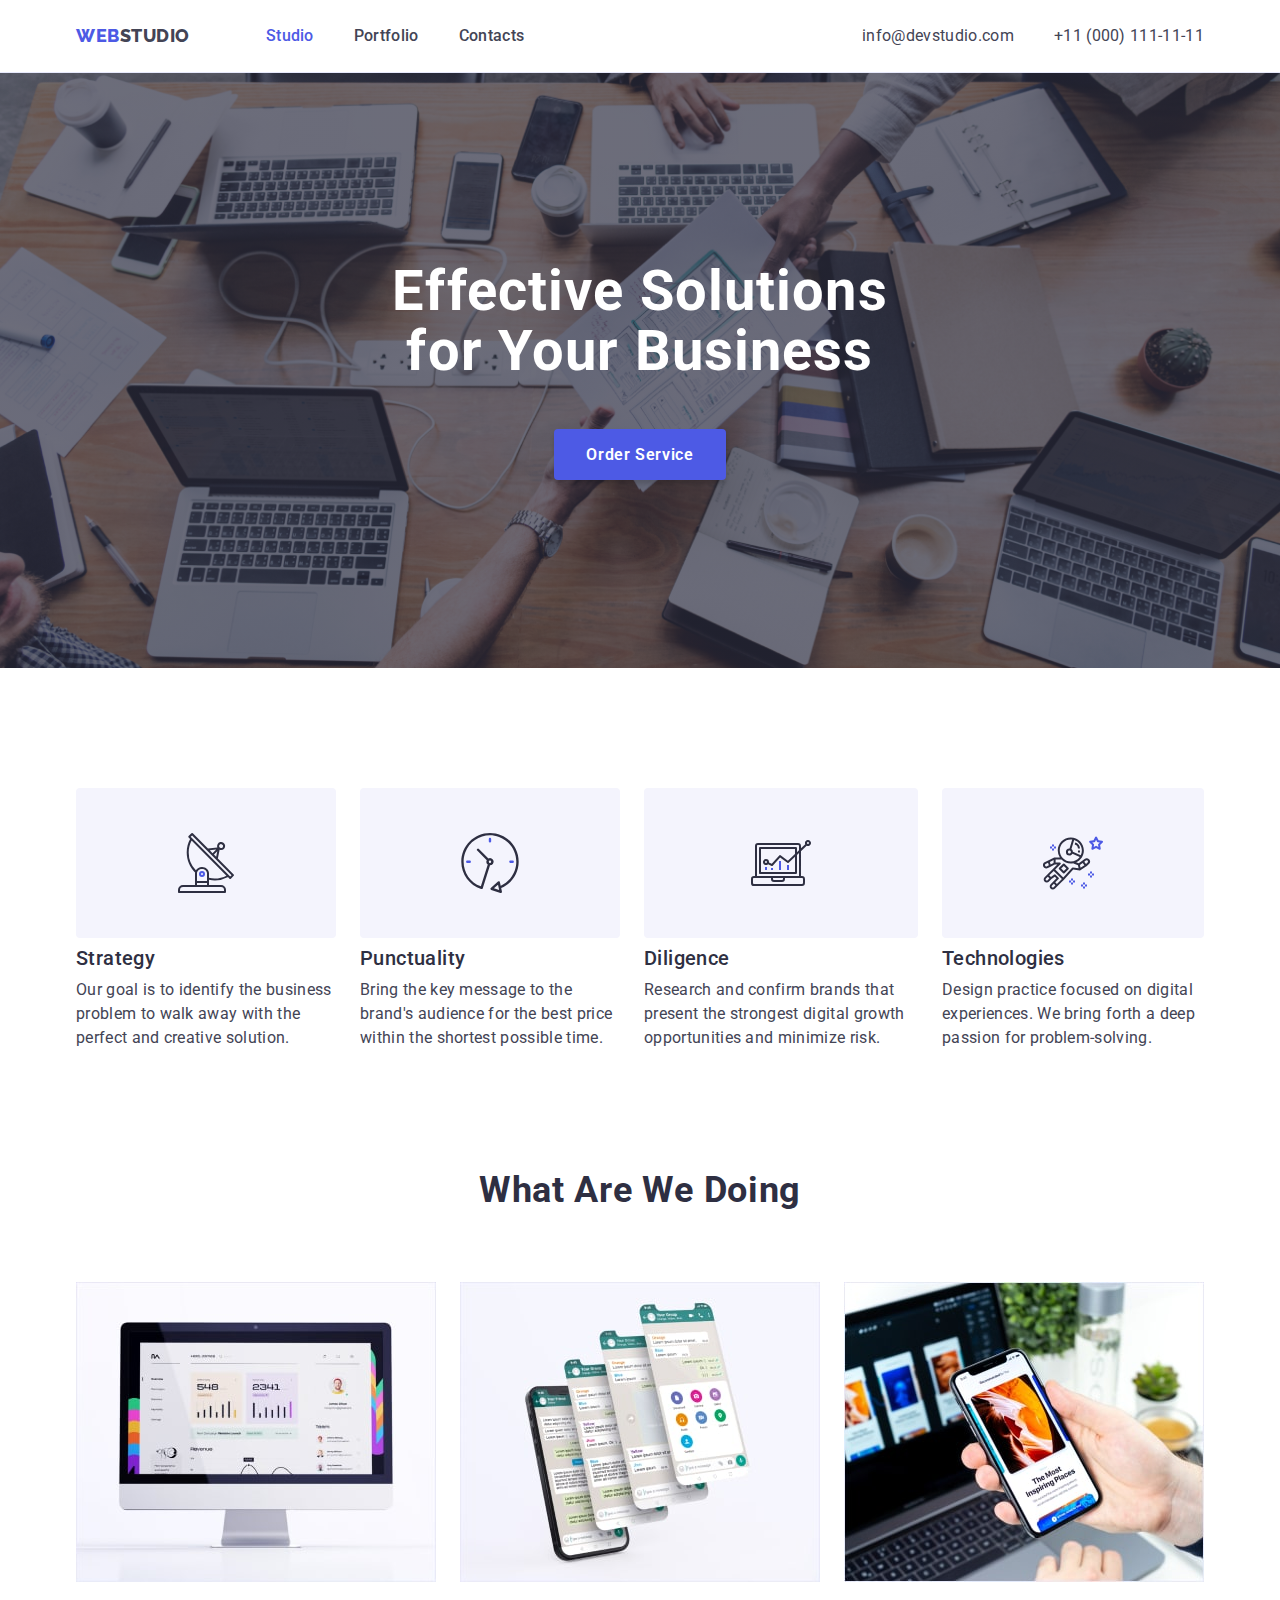
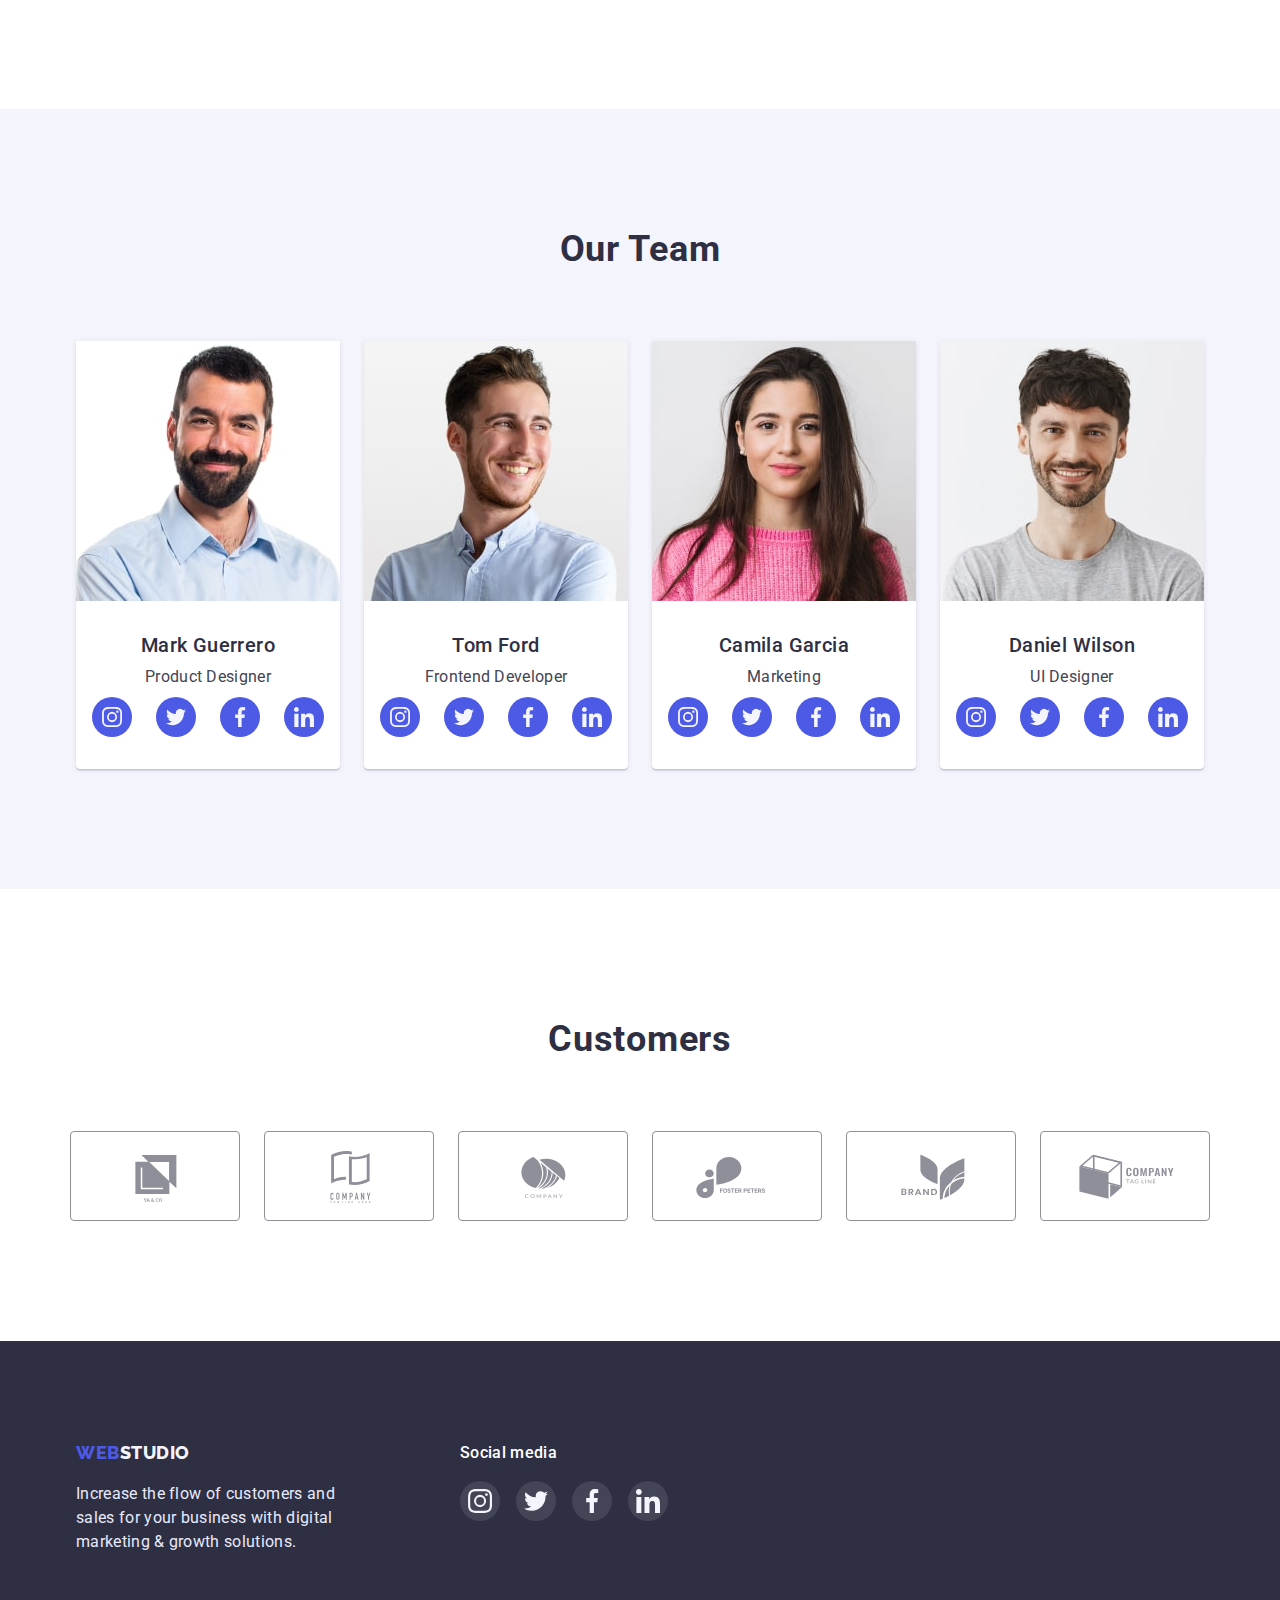
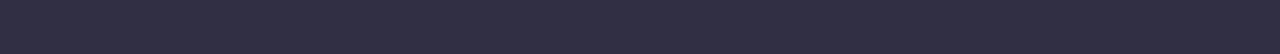
<file: index.html>
<!DOCTYPE html>
<html lang="en">
  <head>
    <meta charset="UTF-8" />
    <meta http-equiv="X-UA-Compatible" content="IE=edge" />
    <meta name="viewport" content="width=device-width, initial-scale=1.0" />
    <title>WEB Studio</title>
    <link
      rel="stylesheet"
      href="https://cdnjs.cloudflare.com/ajax/libs/modern-normalize/1.0.0/modern-normalize.min.css"
    />
    <link rel="preconnect" href="https://fonts.googleapis.com" />
    <link rel="preconnect" href="https://fonts.gstatic.com" crossorigin />
    <link
      href="https://fonts.googleapis.com/css2?family=Raleway:wght@800&family=Roboto:wght@400;500;700;900&display=swap"
      rel="stylesheet"
    />
    <link rel="stylesheet" href="./css/styles.css" />
  </head>

  <body>
    <header>
      <div class="container flex">
        <a class="logo link" href="./index.html"
          ><span class="logo_span">WEB</span>STUDIO</a
        >
        <ul class="hat_header_pages list">
          <li>
            <a class="link_function link selected" href="./index.html"
              >Studio</a
            >
          </li>
          <li>
            <a class="link_function link" href="./portfolio.html">Portfolio</a>
          </li>
          <li><a class="link_function link" href="">Contacts</a></li>
        </ul>
        <ul class="hat_header_contacts list">
          <li>
            <a class="link_function link" href="mailto:info@devstudio.com"
              >info@devstudio.com</a
            >
          </li>
          <li>
            <a class="link_function link" href="tel:+110001111111"
              >+11 (000) 111-11-11</a
            >
          </li>
        </ul>
      </div>
    </header>

    <main>
      <section class="order_section section">
        <div class="container text_order">
          <h1 class="text_order">Effective Solutions for Your Business</h1>
          <button
            class="order_button button_function"
            type="button"
            data-modal-open
          >
            Order Service
          </button>
        </div>
      </section>

      <section class="section none_button">
        <div class="container">
          <h2 hidden>Our categoris</h2>
          <ul class="list list_categoris">
            <li>
              <div class="categoris_image">
                <svg class="categoris_icon" width="60" heigth="64">
                  <use
                    href="./images/svg/symbol-defs_opti.svg#icon-antenna"
                  ></use>
                </svg>
              </div>
              <h3 class="header_categotis">Strategy</h3>
              <p class="body_categotis">
                Our goal is to identify the business problem to walk away with
                the perfect and creative solution.
              </p>
            </li>
            <li>
              <div class="categoris_image">
                <svg class="categoris_icon" width="60" heigth="64">
                  <use
                    href="./images/svg/symbol-defs_opti.svg#icon-clock"
                  ></use>
                </svg>
              </div>
              <h3 class="header_categotis">Punctuality</h3>
              <p class="body_categotis">
                Bring the key message to the brand's audience for the best price
                within the shortest possible time.
              </p>
            </li>
            <li>
              <div class="categoris_image">
                <svg class="categoris_icon" width="60" heigth="64">
                  <use
                    href="./images/svg/symbol-defs_opti.svg#icon-diagram"
                  ></use>
                </svg>
              </div>
              <h3 class="header_categotis">Diligence</h3>
              <p class="body_categotis">
                Research and confirm brands that present the strongest digital
                growth opportunities and minimize risk.
              </p>
            </li>
            <li>
              <div class="categoris_image">
                <svg class="categoris_icon" width="60" heigth="64">
                  <use
                    href="./images/svg/symbol-defs_opti.svg#icon-astronaut"
                  ></use>
                </svg>
              </div>
              <h3 class="header_categotis">Technologies</h3>
              <p class="body_categotis">
                Design practice focused on digital experiences. We bring forth a
                deep passion for problem-solving.
              </p>
            </li>
          </ul>
        </div>
      </section>

      <section class="section">
        <div class="container">
          <h2 class="header_of_section">What are we doing</h2>
          <ul class="our_work list">
            <li>
              <img
                src="./images/device/device1.jpg"
                alt="device1"
                width="360"
                height="300"
              />
            </li>
            <li>
              <img
                src="./images/device/device2.jpg"
                alt="device2"
                width="360"
                height="300"
              />
            </li>
            <li>
              <img
                src="./images/device/device3.jpg"
                alt="device3"
                width="360"
                height="300"
              />
            </li>
          </ul>
        </div>
      </section>

      <section class="our_team section">
        <div class="container">
          <h2 class="header_of_section">Our Team</h2>
          <ul class="employees">
            <li class="box_team">
              <img
                src="./images/team/team1.jpg"
                alt="Mark Guerrero"
                width="264"
                height="260"
              />
              <div class="position_on_team">
                <h3 class="name">Mark Guerrero</h3>
                <p class="profession">Product Designer</p>
              </div>
              <ul class="employees_soc_list list">
                <li class="emloyees_soc_item">
                  <a href="" class="employees_soc_link">
                    <svg class="employees_soc_icon" width="20" height="20">
                      <use
                        href="./images/svg/symbol-defs_opti.svg#icon-instagram"
                      ></use>
                    </svg>
                  </a>
                </li>
                <li class="emloyees_soc_item">
                  <a href="" class="employees_soc_link">
                    <svg class="employees_soc_icon" width="20" height="20">
                      <use
                        href="./images/svg/symbol-defs_opti.svg#icon-twitter"
                      ></use>
                    </svg>
                  </a>
                </li>
                <li class="emloyees_soc_item">
                  <a href="" class="employees_soc_link">
                    <svg class="employees_soc_icon" width="20" height="20">
                      <use
                        href="./images/svg/symbol-defs_opti.svg#icon-facebook"
                      ></use>
                    </svg>
                  </a>
                </li>
                <li class="emloyees_soc_item">
                  <a href="" class="employees_soc_link">
                    <svg class="employees_soc_icon" width="20" height="20">
                      <use
                        href="./images/svg/symbol-defs_opti.svg#icon-linkedin"
                      ></use>
                    </svg>
                  </a>
                </li>
              </ul>
            </li>

            <li class="box_team">
              <img
                src="./images/team/team2.jpg"
                alt="Tom Ford"
                width="264"
                height="260"
              />
              <div class="position_on_team">
                <h3 class="name">Tom Ford</h3>
                <p class="profession">Frontend Developer</p>
              </div>
              <ul class="employees_soc_list list">
                <li class="emloyees_soc_item">
                  <a href="" class="employees_soc_link">
                    <svg class="employees_soc_icon" width="20" height="20">
                      <use
                        href="./images/svg/symbol-defs_opti.svg#icon-instagram"
                      ></use>
                    </svg>
                  </a>
                </li>
                <li class="emloyees_soc_item">
                  <a href="" class="employees_soc_link">
                    <svg class="employees_soc_icon" width="20" height="20">
                      <use
                        href="./images/svg/symbol-defs_opti.svg#icon-twitter"
                      ></use>
                    </svg>
                  </a>
                </li>
                <li class="emloyees_soc_item">
                  <a href="" class="employees_soc_link">
                    <svg class="employees_soc_icon" width="20" height="20">
                      <use
                        href="./images/svg/symbol-defs_opti.svg#icon-facebook"
                      ></use>
                    </svg>
                  </a>
                </li>
                <li class="emloyees_soc_item">
                  <a href="" class="employees_soc_link">
                    <svg class="employees_soc_icon" width="20" height="20">
                      <use
                        href="./images/svg/symbol-defs_opti.svg#icon-linkedin"
                      ></use>
                    </svg>
                  </a>
                </li>
              </ul>
            </li>

            <li class="box_team">
              <img
                src="./images/team/team3.jpg"
                alt="Camila Garcia"
                width="264"
                height="260"
              />
              <div class="position_on_team">
                <h3 class="name">Camila Garcia</h3>
                <p class="profession">Marketing</p>
              </div>
              <ul class="employees_soc_list list">
                <li class="emloyees_soc_item">
                  <a href="" class="employees_soc_link">
                    <svg class="employees_soc_icon" width="20" height="20">
                      <use
                        href="./images/svg/symbol-defs_opti.svg#icon-instagram"
                      ></use>
                    </svg>
                  </a>
                </li>
                <li class="emloyees_soc_item">
                  <a href="" class="employees_soc_link">
                    <svg class="employees_soc_icon" width="20" height="20">
                      <use
                        href="./images/svg/symbol-defs_opti.svg#icon-twitter"
                      ></use>
                    </svg>
                  </a>
                </li>
                <li class="emloyees_soc_item">
                  <a href="" class="employees_soc_link">
                    <svg class="employees_soc_icon" width="20" height="20">
                      <use
                        href="./images/svg/symbol-defs_opti.svg#icon-facebook"
                      ></use>
                    </svg>
                  </a>
                </li>
                <li class="emloyees_soc_item">
                  <a href="" class="employees_soc_link">
                    <svg class="employees_soc_icon" width="20" height="20">
                      <use
                        href="./images/svg/symbol-defs_opti.svg#icon-linkedin"
                      ></use>
                    </svg>
                  </a>
                </li>
              </ul>
            </li>

            <li class="box_team">
              <img
                src="./images/team/team4.jpg"
                alt="Daniel Wilson"
                width="264"
                height="260"
              />
              <div class="position_on_team">
                <h3 class="name">Daniel Wilson</h3>
                <p class="profession">UI Designer</p>
              </div>
              <ul class="employees_soc_list list">
                <li class="emloyees_soc_item">
                  <a href="" class="employees_soc_link">
                    <svg class="employees_soc_icon" width="20" height="20">
                      <use
                        href="./images/svg/symbol-defs_opti.svg#icon-instagram"
                      ></use>
                    </svg>
                  </a>
                </li>
                <li class="emloyees_soc_item">
                  <a href="" class="employees_soc_link">
                    <svg class="employees_soc_icon" width="20" height="20">
                      <use
                        href="./images/svg/symbol-defs_opti.svg#icon-twitter"
                      ></use>
                    </svg>
                  </a>
                </li>
                <li class="emloyees_soc_item">
                  <a href="" class="employees_soc_link">
                    <svg class="employees_soc_icon" width="20" height="20">
                      <use
                        href="./images/svg/symbol-defs_opti.svg#icon-facebook"
                      ></use>
                    </svg>
                  </a>
                </li>
                <li class="emloyees_soc_item">
                  <a href="" class="employees_soc_link">
                    <svg class="employees_soc_icon" width="20" height="20">
                      <use
                        href="./images/svg/symbol-defs_opti.svg#icon-linkedin"
                      ></use>
                    </svg>
                  </a>
                </li>
              </ul>
            </li>
          </ul>
        </div>
      </section>

      <section class="customers section">
        <div class="container">
          <h2 class="header_of_section">Customers</h2>
          <ul class="customers_list list">
            <li class="customers__block_icon">
              <a href="" target="_blank" class="customers_link link">
                <svg class="customers_icon" width="104" height="56">
                  <use
                    href="./images/svg/symbol-defs_opti.svg#icon-Client"
                  ></use>
                </svg>
              </a>
            </li>
            <li class="customers__block_icon">
              <a href="" target="_blank" class="customers_link link">
                <svg class="customers_icon" width="104" height="56">
                  <use
                    href="./images/svg/symbol-defs_opti.svg#icon-Client-2"
                  ></use>
                </svg>
              </a>
            </li>
            <li class="customers__block_icon">
              <a href="" target="_blank" class="customers_link link">
                <svg class="customers_icon" width="104" height="56">
                  <use
                    href="./images/svg/symbol-defs_opti.svg#icon-Client-3"
                  ></use>
                </svg>
              </a>
            </li>
            <li class="customers__block_icon">
              <a href="" target="_blank" class="customers_link link">
                <svg class="customers_icon" width="104" height="56">
                  <use
                    href="./images/svg/symbol-defs_opti.svg#icon-Client-4"
                  ></use>
                </svg>
              </a>
            </li>
            <li class="customers__block_icon">
              <a href="" target="_blank" class="customers_link link">
                <svg class="customers_icon" width="104" height="56">
                  <use
                    href="./images/svg/symbol-defs_opti.svg#icon-Client-5"
                  ></use>
                </svg>
              </a>
            </li>
            <li class="customers__block_icon">
              <a href="" target="_blank" class="customers_link link">
                <svg class="customers_icon" width="104" height="56">
                  <use
                    href="./images/svg/symbol-defs_opti.svg#icon-Client-6"
                  ></use>
                </svg>
              </a>
            </li>
          </ul>
        </div>
      </section>
    </main>

    <footer>
      <div class="container footer_container">
        <div class="footer_topic">
          <a class="logo logo_footer link" href="./index.html"
            ><span class="logo_span">WEB</span>STUDIO</a
          >
          <p class="footer_text">
            Increase the flow of customers and sales for your business with
            digital marketing & growth solutions.
          </p>
        </div>

        <div class="footer_links">
          <h3 class="footers_header">Social media</h3>
          <ul class="footer_list list">
            <li class="footer_soc_item">
              <a href="" class="footer_soc_link">
                <svg class="footer_soc_icon" width="24" height="24">
                  <use
                    href="./images/svg/symbol-defs_opti.svg#icon-instagram"
                  ></use>
                </svg>
              </a>
            </li>
            <li class="footer_soc_item">
              <a href="" class="footer_soc_link">
                <svg class="footer_soc_icon" width="24" height="24">
                  <use
                    href="./images/svg/symbol-defs_opti.svg#icon-twitter"
                  ></use>
                </svg>
              </a>
            </li>
            <li class="footer_soc_item">
              <a href="" class="footer_soc_link">
                <svg class="footer_soc_icon" width="24" height="24">
                  <use
                    href="./images/svg/symbol-defs_opti.svg#icon-facebook"
                  ></use>
                </svg>
              </a>
            </li>
            <li class="footer_soc_item">
              <a href="" class="footer_soc_link">
                <svg class="footer_soc_icon" width="24" height="24">
                  <use
                    href="./images/svg/symbol-defs_opti.svg#icon-linkedin"
                  ></use>
                </svg>
              </a>
            </li>
          </ul>
        </div>
      </div>
    </footer>
    <div class="backdrop is-hidden" data-modal>
      <div class="modal">
        <button type="button" class="modal-btn-close" data-modal-close>
          <svg class="modal-close-icon" widht="8px" height="8px">
            <use href="./images/svg/symbol-defs_opti.svg#icon-vector"></use>
          </svg>
        </button>
      </div>
    </div>
    <script src="./JS/modal.js"></script>
  </body>
</html>
</file>
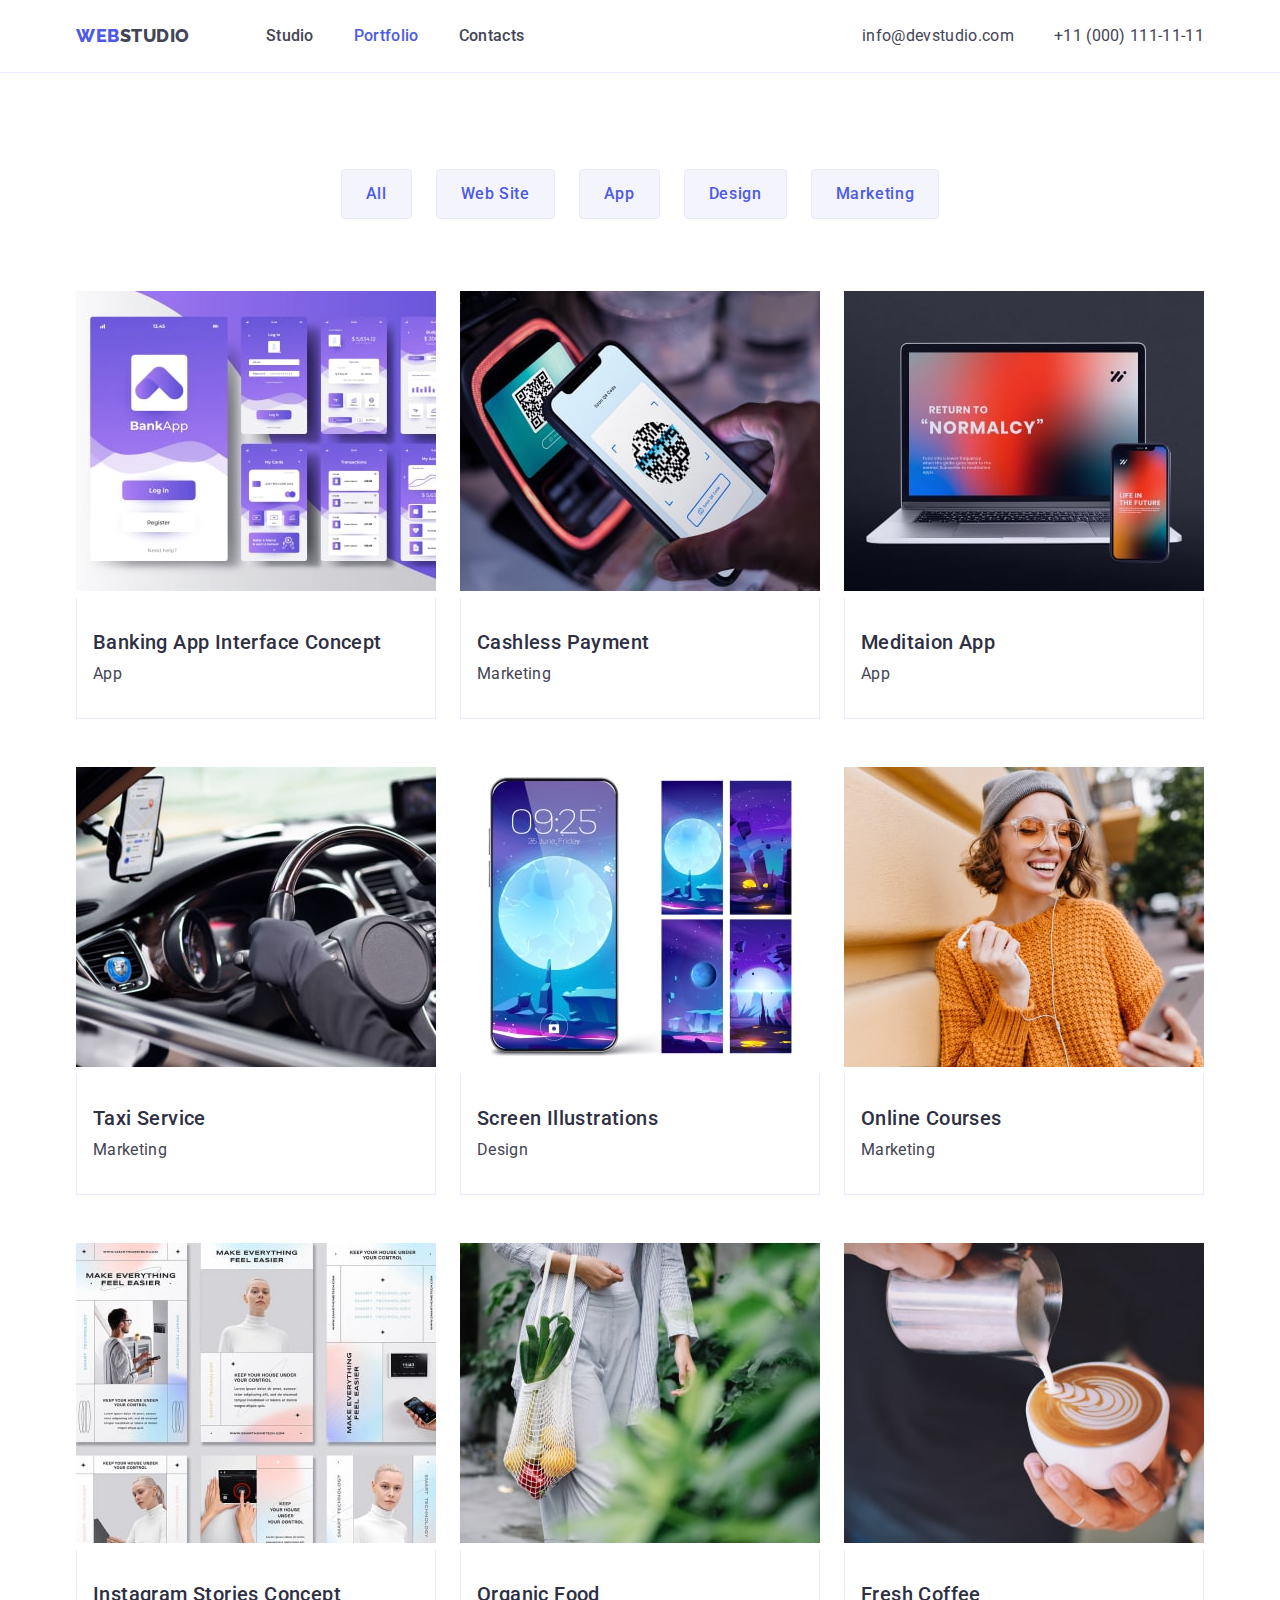
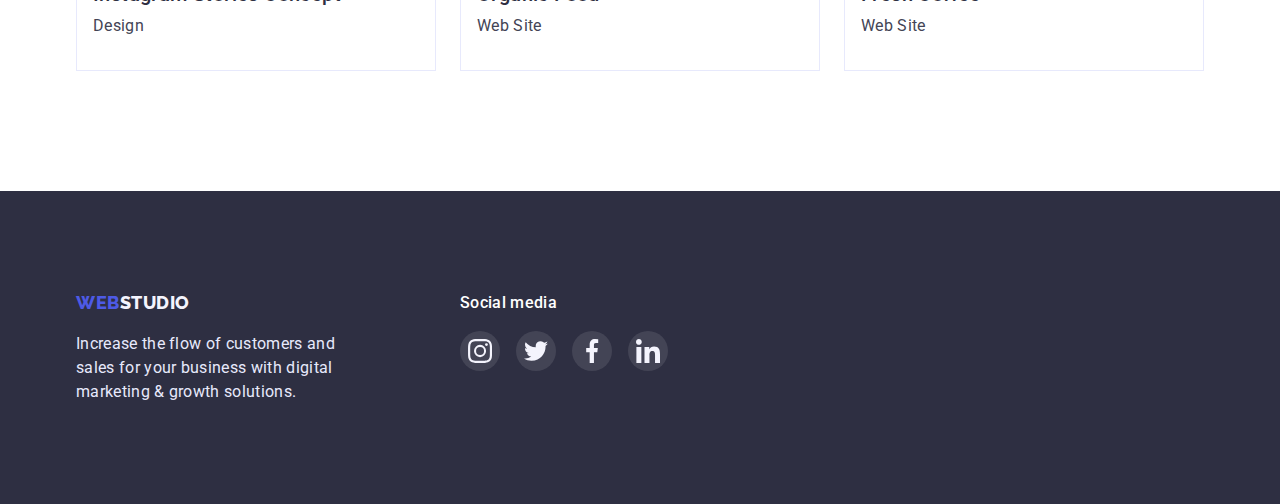
<file: portfolio.html>
<!DOCTYPE html>
<html lang="en">
  <head>
    <meta charset="UTF-8" />
    <meta http-equiv="X-UA-Compatible" content="IE=edge" />
    <meta name="viewport" content="width=device-width, initial-scale=1.0" />
    <title>WEB Studio</title>
    <link
      rel="stylesheet"
      href="https://cdnjs.cloudflare.com/ajax/libs/modern-normalize/1.0.0/modern-normalize.min.css"
    />
    <link rel="preconnect" href="https://fonts.googleapis.com" />
    <link rel="preconnect" href="https://fonts.gstatic.com" crossorigin />
    <link
      rel="stylesheet"
      href="https://fonts.googleapis.com/css2?family=Raleway:wght@800&family=Roboto:wght@400;500;700;900&display=swap"
    />
    <link rel="stylesheet" href="./css/styles.css" />
  </head>
  <body>
    <header>
      <div class="container flex">
        <a class="logo link" href="./index.html"
          ><span class="logo_span">WEB</span>STUDIO</a
        >
        <ul class="hat_header_pages list">
          <li>
            <a class="link_function link" href="./index.html">Studio</a>
          </li>
          <li>
            <a class="link_function link selected" href="./portfolio.html"
              >Portfolio</a
            >
          </li>
          <li><a class="link_function link" href="">Contacts</a></li>
        </ul>
        <ul class="hat_header_contacts list">
          <li>
            <a class="link_function link" href="mailto:info@devstudio.com"
              >info@devstudio.com</a
            >
          </li>
          <li>
            <a class="link_function link" href="tel:+110001111111"
              >+11 (000) 111-11-11</a
            >
          </li>
        </ul>
      </div>
    </header>

    <main>
      <section class="buttons_links_options section">
        <div class="container">
          <h2 hidden>FunctionsPortfolio</h2>
          <ul class="portfolio_buttons list">
            <li>
              <button class="button_portfolio button_function" type="button">
                All
              </button>
            </li>
            <li>
              <button class="button_portfolio button_function" type="button">
                Web Site
              </button>
            </li>
            <li>
              <button class="button_portfolio button_function" type="button">
                App
              </button>
            </li>
            <li>
              <button class="button_portfolio button_function" type="button">
                Design
              </button>
            </li>
            <li>
              <button class="button_portfolio button_function" type="button">
                Marketing
              </button>
            </li>
          </ul>

          <h2 hidden>Links</h2>
          <ul class="portfolio_list list">
            <li>
              <a class="portfolio_link" href="">
                <div class="portfolio-img-wrapper">
                  <img
                    src="./images/portfolio/img1.jpg"
                    alt="image_site"
                    width="360"
                    height="300"
                  />
                  <p class="overlay">
                    14 Stylish and User-Friendly App Design Concepts · Task
                    Manager App · Calorie Tracker App · Exotic Fruit Ecommerce
                    App · Cloud Storage App
                  </p>
                </div>
                <div class="description_task">
                  <h3 class="portfolio_header">
                    Banking App Interface Concept
                  </h3>
                  <p class="portfolio_type_bussines">App</p>
                </div>
              </a>
            </li>
            <li>
              <a class="portfolio_link" href="">
                <div class="portfolio-img-wrapper">
                  <img
                    src="./images/portfolio/img2.jpg"
                    alt="image_site"
                    width="360"
                    height="300"
                  />
                  <p class="overlay">
                    14 Stylish and User-Friendly App Design Concepts · Task
                    Manager App · Calorie Tracker App · Exotic Fruit Ecommerce
                    App · Cloud Storage App
                  </p>
                </div>
                <div class="description_task">
                  <h3 class="portfolio_header">Cashless Payment</h3>
                  <p class="portfolio_type_bussines">Marketing</p>
                </div>
              </a>
            </li>
            <li>
              <a class="portfolio_link" href="">
                <div class="portfolio-img-wrapper">
                  <img
                    src="./images/portfolio/img3.jpg"
                    alt="image_site"
                    width="360"
                    height="300"
                  />
                  <p class="overlay">
                    14 Stylish and User-Friendly App Design Concepts · Task
                    Manager App · Calorie Tracker App · Exotic Fruit Ecommerce
                    App · Cloud Storage App
                  </p>
                </div>
                <div class="description_task">
                  <h3 class="portfolio_header">Meditaion App</h3>
                  <p class="portfolio_type_bussines">App</p>
                </div>
              </a>
            </li>
            <li>
              <a class="portfolio_link" href="">
                <div class="portfolio-img-wrapper">
                  <img
                    src="./images/portfolio/img4.jpg"
                    alt="image_site"
                    width="360"
                    height="300"
                  />
                  <p class="overlay">
                    14 Stylish and User-Friendly App Design Concepts · Task
                    Manager App · Calorie Tracker App · Exotic Fruit Ecommerce
                    App · Cloud Storage App
                  </p>
                </div>
                <div class="description_task">
                  <h3 class="portfolio_header">Taxi Service</h3>
                  <p class="portfolio_type_bussines">Marketing</p>
                </div>
              </a>
            </li>
            <li>
              <a class="portfolio_link" href="">
                <div class="portfolio-img-wrapper">
                  <img
                    src="./images/portfolio/img5.jpg"
                    alt="image_site"
                    width="360"
                    height="300"
                  />
                  <p class="overlay">
                    14 Stylish and User-Friendly App Design Concepts · Task
                    Manager App · Calorie Tracker App · Exotic Fruit Ecommerce
                    App · Cloud Storage App
                  </p>
                </div>
                <div class="description_task">
                  <h3 class="portfolio_header">Screen Illustrations</h3>
                  <p class="portfolio_type_bussines">Design</p>
                </div>
              </a>
            </li>
            <li>
              <a class="portfolio_link" href="">
                <div class="portfolio-img-wrapper">
                  <img
                    src="./images/portfolio/img6.jpg"
                    alt="image_site"
                    width="360"
                    height="300"
                  />
                  <p class="overlay">
                    14 Stylish and User-Friendly App Design Concepts · Task
                    Manager App · Calorie Tracker App · Exotic Fruit Ecommerce
                    App · Cloud Storage App
                  </p>
                </div>
                <div class="description_task">
                  <h3 class="portfolio_header">Online Courses</h3>
                  <p class="portfolio_type_bussines">Marketing</p>
                </div>
              </a>
            </li>
            <li>
              <a class="portfolio_link" href="">
                <div class="portfolio-img-wrapper">
                  <img
                    src="./images/portfolio/img7.jpg"
                    alt="image_site"
                    width="360"
                    height="300"
                  />
                  <p class="overlay">
                    14 Stylish and User-Friendly App Design Concepts · Task
                    Manager App · Calorie Tracker App · Exotic Fruit Ecommerce
                    App · Cloud Storage App
                  </p>
                </div>
                <div class="description_task">
                  <h3 class="portfolio_header">Instagram Stories Concept</h3>
                  <p class="portfolio_type_bussines">Design</p>
                </div>
              </a>
            </li>
            <li>
              <a class="portfolio_link" href="">
                <div class="portfolio-img-wrapper">
                  <img
                    src="./images/portfolio/img8.jpg"
                    alt="image_site"
                    width="360"
                    height="300"
                  />
                  <p class="overlay">
                    14 Stylish and User-Friendly App Design Concepts · Task
                    Manager App · Calorie Tracker App · Exotic Fruit Ecommerce
                    App · Cloud Storage App
                  </p>
                </div>
                <div class="description_task">
                  <h3 class="portfolio_header">Organic Food</h3>
                  <p class="portfolio_type_bussines">Web Site</p>
                </div>
              </a>
            </li>
            <li>
              <a class="portfolio_link" href="">
                <div class="portfolio-img-wrapper">
                  <img
                    src="./images/portfolio/img9.jpg"
                    alt="image_site"
                    width="360"
                    height="300"
                  />
                  <p class="overlay">
                    14 Stylish and User-Friendly App Design Concepts · Task
                    Manager App · Calorie Tracker App · Exotic Fruit Ecommerce
                    App · Cloud Storage App
                  </p>
                </div>
                <div class="description_task">
                  <h3 class="portfolio_header">Fresh Coffee</h3>
                  <p class="portfolio_type_bussines">Web Site</p>
                </div>
              </a>
            </li>
          </ul>
        </div>
      </section>
    </main>

    <footer>
      <div class="container footer_container">
        <div class="footer_topic">
          <a class="logo logo_footer link" href="./index.html"
            ><span class="logo_span">WEB</span>STUDIO</a
          >
          <p class="footer_text">
            Increase the flow of customers and sales for your business with
            digital marketing & growth solutions.
          </p>
        </div>

        <div class="footer_links">
          <h3 class="footers_header">Social media</h3>
          <ul class="footer_list list">
            <li class="footer_soc_item">
              <a href="" class="footer_soc_link">
                <svg class="footer_soc_icon" width="24" height="24">
                  <use
                    href="./images/svg/symbol-defs_opti.svg#icon-instagram"
                  ></use>
                </svg>
              </a>
            </li>
            <li class="footer_soc_item">
              <a href="" class="footer_soc_link">
                <svg class="footer_soc_icon" width="24" height="24">
                  <use
                    href="./images/svg/symbol-defs_opti.svg#icon-twitter"
                  ></use>
                </svg>
              </a>
            </li>
            <li class="footer_soc_item">
              <a href="" class="footer_soc_link">
                <svg class="footer_soc_icon" width="24" height="24">
                  <use
                    href="./images/svg/symbol-defs_opti.svg#icon-facebook"
                  ></use>
                </svg>
              </a>
            </li>
            <li class="footer_soc_item">
              <a href="" class="footer_soc_link">
                <svg class="footer_soc_icon" width="24" height="24">
                  <use
                    href="./images/svg/symbol-defs_opti.svg#icon-linkedin"
                  ></use>
                </svg>
              </a>
            </li>
          </ul>
        </div>
      </div>
    </footer>
  </body>
</html>
</file>
<file: css/styles.css>
:root {
  --color-navigation: #4d5ae5;
  --first-title-color: #2e2f42;
  --background-color: #ffffff;
  --color-link: #434455;
}

body {
  font-family: "Roboto", "sans-serif";
  font-weight: 600;
  line-height: calc(24 / 16);
  font-size: 16px;
  background-color: var(--background-color);
}

header {
  background: var(--background-color);
  border-bottom: 1px solid #e7e9fc;
  display: flex;
}

h1,
h2,
h3,
h4,
h5,
h6,
p,
ul {
  margin: 0;
  padding-left: 0;
}

footer {
  padding-top: 100px;
  padding-bottom: 100px;
}

.flex {
  display: flex;
}

.section {
  margin: 0 auto;
  display: inherit;
  padding-top: 120px;
  padding-bottom: 120px;
}

.container {
  width: 1158px;
  margin: 0 auto;
  padding-left: 15px;
  padding-right: 15px;
}

.link_function:hover,
.link_function:focus {
  color: var(--color-navigation);
  transition: color 250ms cubic-bezier(0.4, 0, 0.2, 1);
}
.button_function:hover,
.button_function:focus {
  background-color: #404bbf;
  color: var(--background-color);
  border: 1px solid #404bbf;

  cursor: pointer;

  box-shadow: 0px 3px 1px rgba(0, 0, 0, 0.1), 0px 2px 1px rgba(0, 0, 0, 0.08),
    0px 2px 2px rgba(0, 0, 0, 0.12);
  border-radius: 4px;

  transition: color 250ms cubic-bezier(0.4, 0, 0.2, 1);
}
.employees_soc_link:hover,
.employees_soc_link:focus,
.employees_soc_link:active {
  background: #404bbf;
  transition: color 250ms cubic-bezier(0.4, 0, 0.2, 1);
}
.customers_link:hover,
.customers_link:focus,
.customers_link:active,
.customers_link:hover .customers_icon,
.customers_link:focus .customers_icon,
.customers_link:active .customers_icon {
  border-color: #404bbf;
  fill: #404bbf;
  transition: color 250ms cubic-bezier(0.4, 0, 0.2, 1);
}
.footer_soc_link:hover,
.footer_soc_link:focus,
.footer_soc_link:active {
  background-color: #31d0aa;
  transition: color 250ms cubic-bezier(0.4, 0, 0.2, 1);
}
.portfolio_link:hover,
.portfolio_link:focus,
.portfolio_link:active {
  box-shadow: 0px 1px 6px rgba(46, 47, 66, 0.08),
    0px 1px 1px rgba(46, 47, 66, 0.16), 0px 2px 1px rgba(46, 47, 66, 0.08);
  transition: color 250ms cubic-bezier(0.4, 0, 0.2, 1);
}
.portfolio_link:hover .overlay,
.portfolio_link:focus .overlay {
  transform: translate(0, 0);
}
.link_function {
  padding-bottom: 24px;
  display: block;
}

.link {
  text-decoration-line: none;
  color: var(--color-link);
  padding-top: 24px;
  padding-bottom: 24px;
}
.list {
  list-style: none;
}

.selected {
  color: var(--color-navigation);
  text-decoration: none;
  pointer-events: none;
}

.logo {
  font-family: "Raleway", sans-serif;
  font-weight: 800;
  font-size: 18px;
  line-height: 1.33;
  letter-spacing: 0.03em;
  text-transform: uppercase;
  margin-right: 76px;
}
.logo_span {
  color: var(--color-navigation);
}
.logo_footer {
  color: #f4f4fd;
}

.hat_header_pages {
  font-weight: 500;
  letter-spacing: 0.02em;
  color: var(--first-title-color);
  order: 0;
  flex-grow: 0;
  display: flex;
  gap: 40px;
}
.hat_header_contacts {
  letter-spacing: 0.02em;
  color: var(--color-link);
  margin-left: auto;
  font-weight: 400;
  display: flex;
  gap: 40px;
}

.order_section {
  background: var(--first-title-color);
  padding-top: 188px;
  padding-bottom: 188px;
  display: block;
  background-image: linear-gradient(
      rgba(46, 47, 66, 0.7),
      rgba(46, 47, 66, 0.7)
    ),
    url(../images/background/people-office.jpg);
  max-width: 1440px;
  background-size: cover;
  background-repeat: no-repeat;
  background-position: center;
}

.container.text_order {
  padding-left: 300px;
  padding-right: 300px;
}
.text_order {
  font-size: 56px;
  line-height: calc(60 / 56);
  letter-spacing: 0.02em;
  color: var(--background-color);
  text-align: center;
}
.order_button {
  background: var(--color-navigation);
  box-shadow: 0px 4px 4px rgba(0, 0, 0, 0.15);
  border-radius: 4px;
  border: 0;
  padding: 16px 32px;

  font-family: "Roboto";
  font-weight: 600;
  font-size: 16px;
  line-height: calc(19 / 16);

  letter-spacing: 0.04em;
  color: var(--background-color);

  display: flex;
  margin-top: 48px;
  margin-left: auto;
  margin-right: auto;

  transition: background-color 250ms cubic-bezier(0.4, 0, 0.2, 1);
}

.header_categotis {
  font-weight: 500;
  font-size: 20px;
  line-height: calc(24 / 20);
  letter-spacing: 0.02em;
  color: var(--first-title-color);
  margin-bottom: 8px;
}
.body_categotis {
  font-weight: 400;
  letter-spacing: 0.02em;
  color: var(--color-link);
  flex: none;
  order: 1;
  flex-grow: 0;
}
.list_categoris {
  display: flex;
  gap: 24px;
}
.none_button {
  padding-bottom: 0px;
}
.categoris_image {
  padding-left: 100px;
  padding-right: 100px;
  background: #f4f4fd;
  border-radius: 4px;
  justify-content: center;
  align-items: center;
  display: flex;
  margin-bottom: 8px;
}
.categoris_icon {
  background: #f4f4fd;
  border-radius: 4px;
}

.header_of_section {
  font-size: 36px;
  line-height: calc(40 / 36);
  text-align: center;
  letter-spacing: 0.02em;
  text-transform: capitalize;
  color: var(--first-title-color);
  margin-bottom: 72px;
}
.our_work {
  display: flex;
  justify-content: space-between;
}

.our_team {
  background: #f4f4fd;
  padding-top: 120px;
  padding-bottom: 120px;
}
.employees {
  display: flex;
  display: flex;
  align-items: center;
  justify-content: space-between;
}
.box_team {
  display: flex;
  flex-direction: column;
  align-items: center;
  /* margin-right: 24px; */
  background: var(--background-color);
  box-shadow: 0px 1px 6px rgba(46, 47, 66, 0.08),
    0px 1px 1px rgba(46, 47, 66, 0.16), 0px 2px 1px rgba(46, 47, 66, 0.08);
  border-radius: 0px 0px 4px 4px;
}
.position_on_team {
  padding-top: 32px;
  padding-bottom: 8px;
}
.name {
  font-weight: 500;
  font-size: 20px;
  line-height: calc(24 / 20);
  text-align: center;
  letter-spacing: 0.02em;
  color: var(--first-title-color);
  flex: none;
  order: 0;
  flex-grow: 0;
  margin-bottom: 8px;
}
.profession {
  font-weight: 400;
  text-align: center;
  letter-spacing: 0.02em;
  color: var(--color-link);
  flex: none;
  order: 1;
  flex-grow: 0;
}

.employees_soc_list {
  display: flex;
  justify-content: center;
  gap: 24px;
  padding-bottom: 32px;
}
.emloyees_soc_item {
  width: 40px;
  height: 40px;
}
.employees_soc_link {
  width: 100%;
  height: 100%;
  background-color: #4d5ae5;
  border-radius: 50%;
  display: flex;
  align-items: center;
  justify-content: center;
}

.customers {
  padding-top: 130px;
  display: flex;
}
.customers_list {
  display: flex;
  justify-content: center;
  gap: 24px;
}
.customers__block_icon {
}
.customers_link {
  display: flex;
  align-items: center;
  justify-content: center;
  border: 1px solid #8e8f99;
  border-radius: 4px;
  padding: 16px 32px;
}
.customers_icon {
  fill: #8e8f99;
}

footer {
  background: var(--first-title-color);
  line-height: calc(24 / 16);
  font-size: 16px;
}
.footer_text {
  letter-spacing: 0.02em;
  color: #e7e9fc;
  margin-top: 16px;
  width: 264px;
  font-weight: 400;
}
.footer_container {
  display: flex;
}
.footer_topic {
}
.footer_links {
  margin-left: 120px;
}
.footers_header {
  margin-bottom: 16px;
  /* Body Medium */
  font-family: "Roboto";
  font-style: normal;
  font-weight: 500;
  font-size: 16px;
  line-height: 24px;
  /* identical to box height, or 150% */
  letter-spacing: 0.02em;
  color: #ffffff;
}
.footer_list {
  display: flex;
  gap: 16px;
}
.footer_soc_item {
}
.footer_soc_link {
  display: flex;
  align-items: center;
  justify-content: center;
  background: rgba(255, 255, 255, 0.1);
  border-radius: 50%;
  text-decoration-line: none;
  color: var(--color-link);
  width: 40px;
  height: 40px;
}
.footer_soc_icon {
}

.buttons_links_options {
  padding-top: 96px;
}

.portfolio_buttons {
  display: flex;
  justify-content: center;
  align-items: center;
  margin-bottom: 72px;
  gap: 24px;
}
.button_portfolio {
  /*BUTTON*/
  display: flex;
  flex-direction: row;
  align-items: flex-start;
  padding: 12px 24px;
  background: #f4f4fd;
  flex: none;
  order: 0;
  flex-grow: 0;
  border: 1px solid #e7e9fc;
  border-radius: 4px;

  /*TEXT*/
  font-family: "Roboto";
  font-style: normal;
  font-weight: 500;
  font-size: 16px;
  line-height: calc(24 / 16);
  display: flex;
  align-items: center;
  text-align: center;
  letter-spacing: 0.04em;
  color: var(--color-navigation);
  flex: none;
  order: 0;
  flex-grow: 0;
}
.portfolio_list {
  width: calc((100-48px) / 3);
  display: flex;
  flex-wrap: wrap;
  column-gap: 24px;
  row-gap: 48px;
  background: #ffffff;
}
.portfolio_link {
  display: flex;
  flex-direction: column;
  align-items: flex-start;
  /* box-shadow: 0px 1px 6px rgba(46, 47, 66, 0.08); */
  text-decoration-line: none;
  color: var(--color-link);
}
.portfolio-img-wrapper {
  position: relative;
  overflow: hidden;
}
.overlay {
  position: absolute;
  left: 0;
  top: 0;
  width: 100%;
  height: 100%;
  overflow: auto;
  transform: translate(0, 100%);
  transition: transform 250ms cubic-bezier(0.4, 0, 0.2, 1);
  color: #f4f4fd;
  padding-top: 40px;
  padding-bottom: 40px;
  padding-left: 32px;
  padding-right: 32px;
  background-color: #4d5ae5;
  background-blend-mode: soft-light;
}
.description_task {
  padding-top: 32px;
  padding-bottom: 32px;
  padding-left: 16px;
  padding-right: 16px;
  width: 100%;
  border: 1px solid #e7e9fc;
  border-top: none;
}
.portfolio_header {
  font-weight: 500;
  font-size: 20px;
  line-height: calc(24 / 20);
  letter-spacing: 0.02em;
  color: var(--first-title-color);
  flex: none;
  order: 0;
  flex-grow: 0;
}
.portfolio_type_bussines {
  font-weight: 400;
  font-size: 16px;
  line-height: calc(24 / 16);
  letter-spacing: 0.02em;
  color: var(--color-link);
  flex: none;
  order: 1;
  flex-grow: 0;
  padding-top: 8px;
}

/*--------MODAL--------*/
.backdrop {
  position: fixed;
  top: 0;
  left: 0;
  z-index: 100;
  width: 100%;
  height: 100%;
  background-color: rgba(46, 47, 66, 0.4);
  transition: opacity 250ms cubic-bezier(0.4, 0, 0.2, 1),
    visibility 250ms cubic-bezier(0.4, 0, 0.2, 1);
}

.backdrop.is-hidden {
  opacity: 0;
  visibility: hidden;
  pointer-events: none;
  transition: opacity 250ms cubic-bezier(0.4, 0, 0.2, 1),
    visibility 250ms cubic-bezier(0.4, 0, 0.2, 1);
}

.modal {
  position: absolute;
  top: 50%;
  left: 50%;
  transform: translate(-50%, -50%);
  width: 408px;
  height: 576px;
  background-color: #fcfcfc;
  transition: opacity 250ms cubic-bezier(0.4, 0, 0.2, 1),
    visibility 250ms cubic-bezier(0.4, 0, 0.2, 1);
}

.modal-btn-close {
  position: absolute;
  top: 24px;
  right: 24px;
  display: flex;
  justify-content: center;
  align-items: center;
  width: 24px;
  height: 24px;
  border-radius: 50%;
  background: #e7e9fc;
  border: 1px solid rgba(0, 0, 0, 0.1);
  transition: opacity 250ms cubic-bezier(0.4, 0, 0.2, 1),
    visibility 250ms cubic-bezier(0.4, 0, 0.2, 1),
    background 250ms cubic-bezier(0.4, 0, 0.2, 1);
}

.modal-close-icon {
  fill: #000000;
  transition: background 250ms cubic-bezier(0.4, 0, 0.2, 1),
    fill 250ms cubic-bezier(0.4, 0, 0.2, 1);
}

.modal-btn-close:hover,
.modal-btn-close:focus,
.modal-btn-close:hover .modal-close-icon,
.modal-btn-close:focus .modal-close-icon {
  border: 4px;
  background: #404bbf;
  fill: #ffffff;
}
</file>
